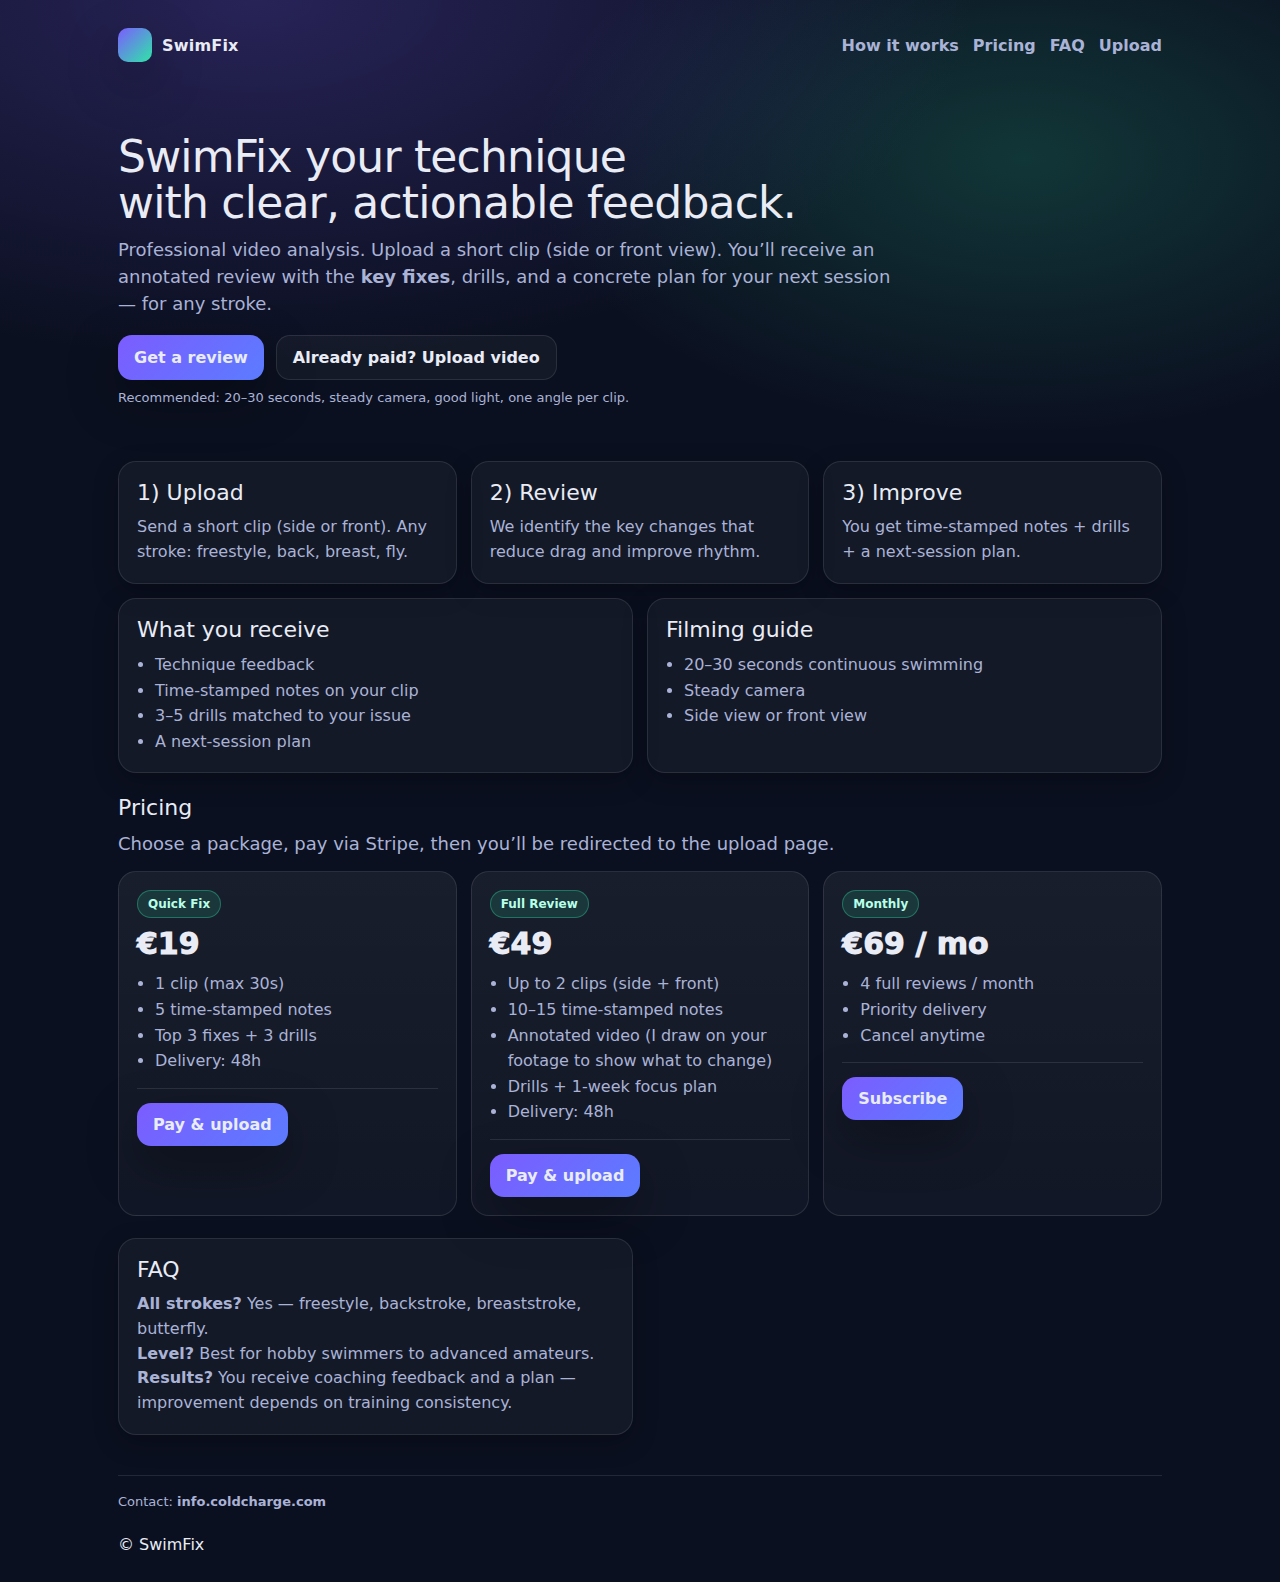
<file: index.html>
<!doctype html>
<html lang="en">
<head>
  <meta charset="utf-8"/>
  <meta name="viewport" content="width=device-width,initial-scale=1"/>
  <title>SwimFix – Swim Technique Review</title>
  <meta name="description" content="Upload a short swim clip. Get human technique feedback with drills and a next-session plan."/>
  <link rel="stylesheet" href="style.css?v=47"/>
  <link rel="icon" href="favicon.svg" type="image/svg+xml"/>
  <script src="config.js?v=47"></script>
</head>
<body>
  <div class="container">
    <div class="nav">
      <div class="brand">
        <div class="logo" aria-hidden="true"></div>
        <div id="brandName">SwimFix</div>
      </div>
      <div class="navlinks">
        <a href="#how">How it works</a>
        <a href="#pricing">Pricing</a>
        <a href="#faq">FAQ</a>
        <a href="upload.html">Upload</a>
      </div>
    </div>

    <section class="hero">
      
      <div class="h1">SwimFix your technique<br/>with clear, actionable feedback.</div>
      <div class="sub">Professional video analysis. Upload a short clip (side or front view). You’ll receive an annotated review with the <b>key fixes</b>, drills, and a concrete plan for your next session — for any stroke.</div>
      <div class="ctaRow">
        <a class="btn btnPrimary" href="#pricing">Get a review</a>
        <a class="btn btnGhost" href="upload.html">Already paid? Upload video</a>
      </div>
      <div class="small">Recommended: 20–30 seconds, steady camera, good light, one angle per clip.</div>
    </section>

    <section id="how">
      <div class="grid">
        <div class="card third">
          <div class="h2">1) Upload</div>
          <p class="p">Send a short clip (side or front). Any stroke: freestyle, back, breast, fly.</p>
        </div>
        <div class="card third">
          <div class="h2">2) Review</div>
          <p class="p">We identify the key changes that reduce drag and improve rhythm.</p>
        </div>
        <div class="card third">
          <div class="h2">3) Improve</div>
          <p class="p">You get time-stamped notes + drills + a next-session plan.</p>
        </div>

        <div class="card half">
          <div class="h2">What you receive</div>
          <ul class="list">
            <li>Technique feedback</li>
            <li>Time-stamped notes on your clip</li>
            <li>3–5 drills matched to your issue</li>
            <li>A next-session plan</li>
          </ul>
        </div>

        <div class="card half">
          <div class="h2">Filming guide</div>
          <ul class="list">
            <li>20–30 seconds continuous swimming</li>
            <li>Steady camera</li>
            <li>Side view or front view</li></ul>
        </div>
      </div>
    </section>

    <section id="pricing">
      <div class="h2">Pricing</div>
      <div class="sub" style="max-width:820px">
        Choose a package, pay via Stripe, then you’ll be redirected to the upload page.

      </div>

      <div class="pricing">
        <div class="priceCard">
          <span class="tag">Quick Fix</span>
          <div class="price">€19</div>
          <ul class="list">
            <li>1 clip (max 30s)</li>
            <li>5 time-stamped notes</li>
            <li>Top 3 fixes + 3 drills</li>
            <li>Delivery: 48h</li>
          </ul>
          <div class="hr"></div>
          <a id="buyQuick" class="btn btnPrimary" href="https://buy.stripe.com/14AfZifydbR71Kvbbuao800">Pay & upload</a>
        </div>

        <div class="priceCard">
          <span class="tag">Full Review</span>
          <div class="price">€49</div>
          <ul class="list">
            <li>Up to 2 clips (side + front)</li>
            <li>10–15 time-stamped notes</li>
            <li>Annotated video (I draw on your footage to show what to change)</li>
            <li>Drills + 1-week focus plan</li>
            <li>Delivery: 48h</li>
          </ul>
          <div class="hr"></div>
          <a id="buyFull" class="btn btnPrimary" href="https://buy.stripe.com/00wcN699P08p0Grcfyao801">Pay & upload</a>
        </div>

        <div class="priceCard">
          <span class="tag">Monthly</span>
          <div class="price">€69 / mo</div>
          <ul class="list">
            <li>4 full reviews / month</li>
            <li>Priority delivery</li>
            <li>Cancel anytime</li>
          </ul>
          <div class="hr"></div>
          <a class="btn btnPrimary" id="buyMonthly" href="https://buy.stripe.com/eVqcN63Pv08pbl55Raao802">Subscribe</a>
        </div>
      </div>
    </section>

    <section id="faq" class="grid">
      <div class="card half">
        <div class="h2">FAQ</div>
        <p class="p"><b>All strokes?</b> Yes — freestyle, backstroke, breaststroke, butterfly.</p>
        <p class="p"><b>Level?</b> Best for hobby swimmers to advanced amateurs.</p>
        <p class="p"><b>Results?</b> You receive coaching feedback and a plan — improvement depends on training consistency.</p>
      </div>
    </section>

    <div class="footer">
      <div>Contact: <a id="contactEmail" href="mailto:info.coldcharge.com">info.coldcharge.com</a></div>
    </div>
      <div style="margin-top:8px">© <span id="y"></span> <span id="brandName2">SwimFix</span></div>
    </div>
  </div>

  <script>
    function getParam(name){
      const u = new URL(window.location.href);
      return u.searchParams.get(name) || "";
    }
    function withUtm(baseUrl, ref){
      const url = new URL(baseUrl);
      if(ref){
        url.searchParams.set("utm_campaign", ref);
        url.searchParams.set("utm_source", "creator");
      } else {
        url.searchParams.set("utm_source", "direct");
      }
      url.searchParams.set("utm_medium", "link");
      url.searchParams.set("utm_content", "pricing");
      return url.toString();
    }

    const cfg = window.SWIMFIX || {};

    const email = cfg.supportEmail || "info.coldcharge.com";
    const ce = document.getElementById("contactEmail");
    if (ce) { ce.textContent = email; ce.href = `mailto:`; }

    document.getElementById("brandName").textContent = cfg.brand || "SwimFix";
    document.getElementById("brandName2").textContent = cfg.brand || "SwimFix";
    document.getElementById("delivery").textContent = cfg.deliveryHours || "24–48";
    document.getElementById("supportMail").textContent = cfg.supportEmail || "info.coldcharge.com";
    document.getElementById("y").textContent = new Date().getFullYear();

    const ref = getParam("ref");
    if(ref) localStorage.setItem("swimfix_ref", ref);
    const savedRef = localStorage.getItem("swimfix_ref") || "";

    const quick = cfg.stripe?.quick || "#";
    const full = cfg.stripe?.full || "#";
    const monthly = cfg.stripe?.monthly || "#";

    const q=document.getElementById("payQuick");
    const f=document.getElementById("payFull");
    const m=document.getElementById("payMonthly");
    if(q){ q.href=quick; q.target="_blank"; }
    if(f){ f.href=full; f.target="_blank"; }
    if(m){ m.href=monthly; m.target="_blank"; }
    document.getElementById("buyQuick").href = withUtm(quick, savedRef);
    document.getElementById("buyFull").href = withUtm(full, savedRef);
    document.getElementById("buyMonthly").href = withUtm(monthly, savedRef);
  </script>
</body>
</html>
</file>
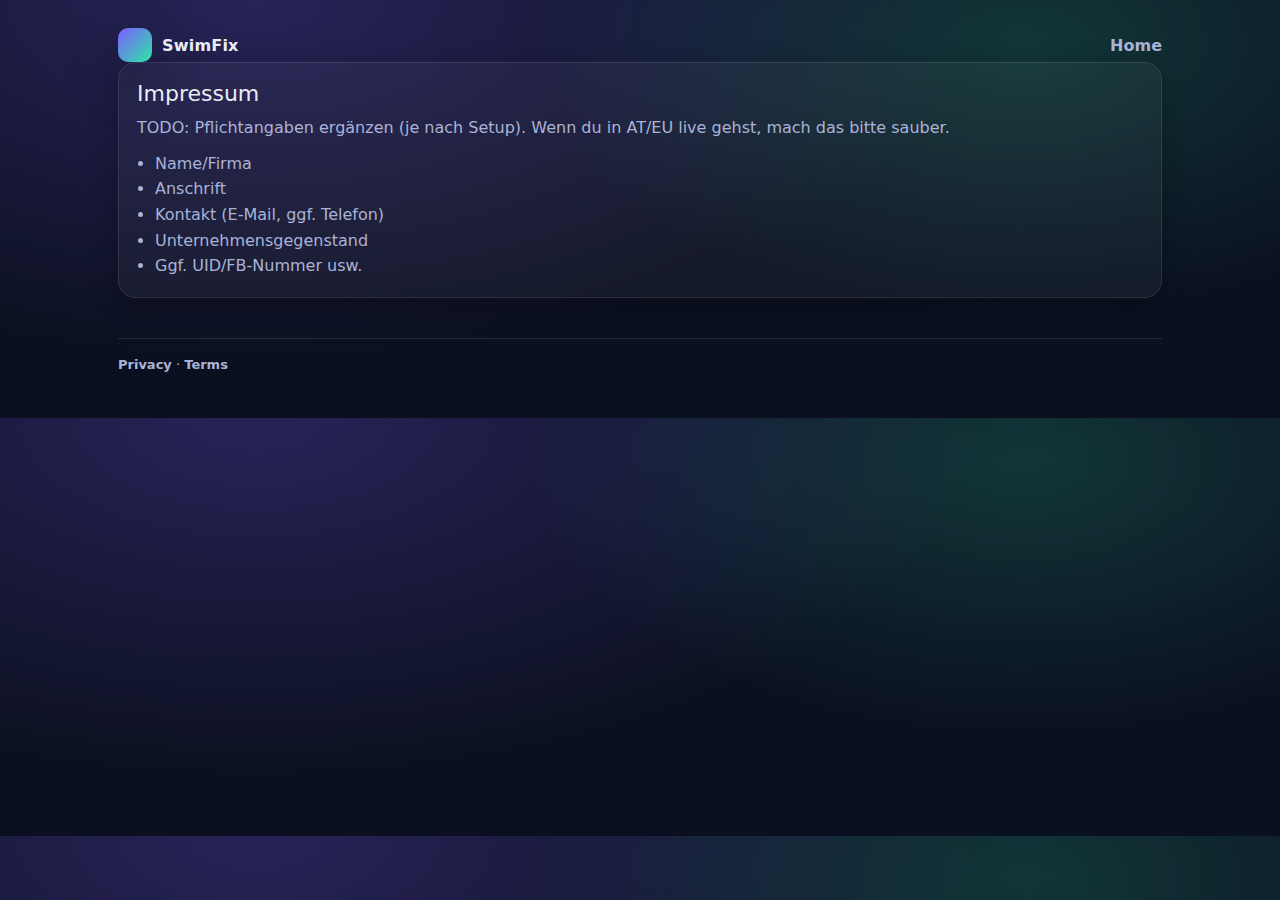
<file: impressum.html>
<!doctype html>
<html lang="de">
<head>
  <meta charset="utf-8"/>
  <meta name="viewport" content="width=device-width,initial-scale=1"/>
  <title>Impressum – SwimFix</title>
  <link rel="stylesheet" href="style.css"/>
  <link rel="icon" href="favicon.svg" type="image/svg+xml"/>
</head>
<body>
<div class="container">
  <div class="nav">
    <div class="brand"><div class="logo" aria-hidden="true"></div><div>SwimFix</div></div>
    <div class="navlinks"><a href="index.html">Home</a></div>
  </div>

  <div class="card">
    <div class="h2">Impressum</div>
    <p class="p">
      TODO: Pflichtangaben ergänzen (je nach Setup). Wenn du in AT/EU live gehst, mach das bitte sauber.
    </p>
    <ul class="list">
      <li>Name/Firma</li>
      <li>Anschrift</li>
      <li>Kontakt (E-Mail, ggf. Telefon)</li>
      <li>Unternehmensgegenstand</li>
      <li>Ggf. UID/FB-Nummer usw.</li>
    </ul>
  </div>

  <div class="footer"><a href="privacy.html">Privacy</a> · <a href="terms.html">Terms</a></div>
</div>
</body>
</html>
</file>
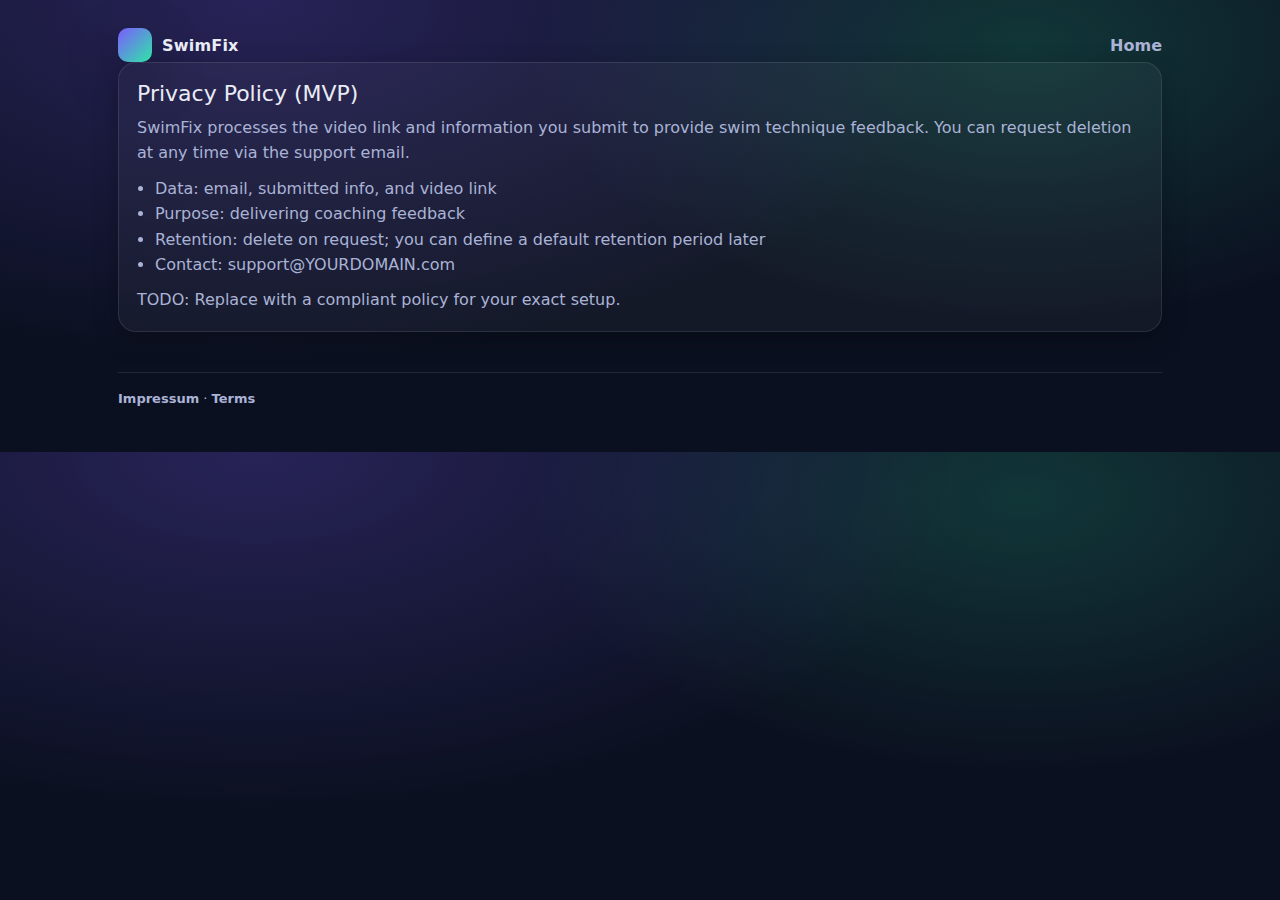
<file: privacy.html>
<!doctype html>
<html lang="en">
<head>
  <meta charset="utf-8"/>
  <meta name="viewport" content="width=device-width,initial-scale=1"/>
  <title>Privacy – SwimFix</title>
  <link rel="stylesheet" href="style.css"/>
  <link rel="icon" href="favicon.svg" type="image/svg+xml"/>
</head>
<body>
<div class="container">
  <div class="nav">
    <div class="brand"><div class="logo" aria-hidden="true"></div><div>SwimFix</div></div>
    <div class="navlinks"><a href="index.html">Home</a></div>
  </div>

  <div class="card">
    <div class="h2">Privacy Policy (MVP)</div>
    <p class="p">
      SwimFix processes the video link and information you submit to provide swim technique feedback.
      You can request deletion at any time via the support email.
    </p>
    <ul class="list">
      <li>Data: email, submitted info, and video link</li>
      <li>Purpose: delivering coaching feedback</li>
      <li>Retention: delete on request; you can define a default retention period later</li>
      <li>Contact: support@YOURDOMAIN.com</li>
    </ul>
    <p class="p" style="margin-top:10px">
      TODO: Replace with a compliant policy for your exact setup.
    </p>
  </div>

  <div class="footer"><a href="impressum.html">Impressum</a> · <a href="terms.html">Terms</a></div>
</div>
</body>
</html>
</file>
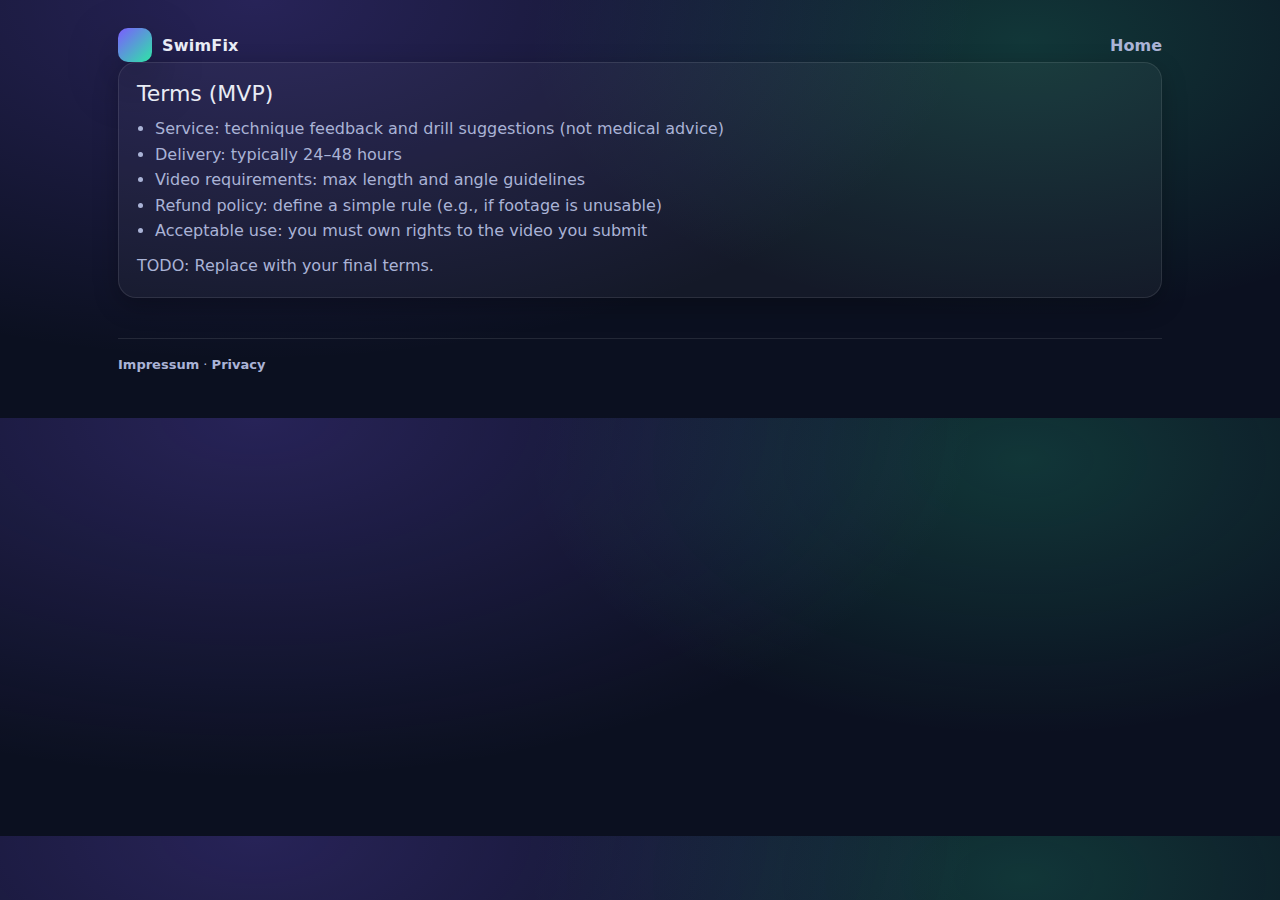
<file: terms.html>
<!doctype html>
<html lang="en">
<head>
  <meta charset="utf-8"/>
  <meta name="viewport" content="width=device-width,initial-scale=1"/>
  <title>Terms – SwimFix</title>
  <link rel="stylesheet" href="style.css?v=5"/>
  <link rel="icon" href="favicon.svg" type="image/svg+xml"/>
</head>
<body>
<div class="container">
  <div class="nav">
    <div class="brand"><div class="logo" aria-hidden="true"></div><div>SwimFix</div></div>
    <div class="navlinks"><a href="index.html">Home</a></div>
  </div>

  <div class="card">
    <div class="h2">Terms (MVP)</div>
    <ul class="list">
      <li>Service: technique feedback and drill suggestions (not medical advice)</li>
      <li>Delivery: typically 24–48 hours</li>
      <li>Video requirements: max length and angle guidelines</li>
      <li>Refund policy: define a simple rule (e.g., if footage is unusable)</li>
      <li>Acceptable use: you must own rights to the video you submit</li>
    </ul>
    <p class="p" style="margin-top:10px">TODO: Replace with your final terms.</p>
  </div>

  <div class="footer"><a href="impressum.html">Impressum</a> · <a href="privacy.html">Privacy</a></div>
</div>
</body>
</html>
</file>
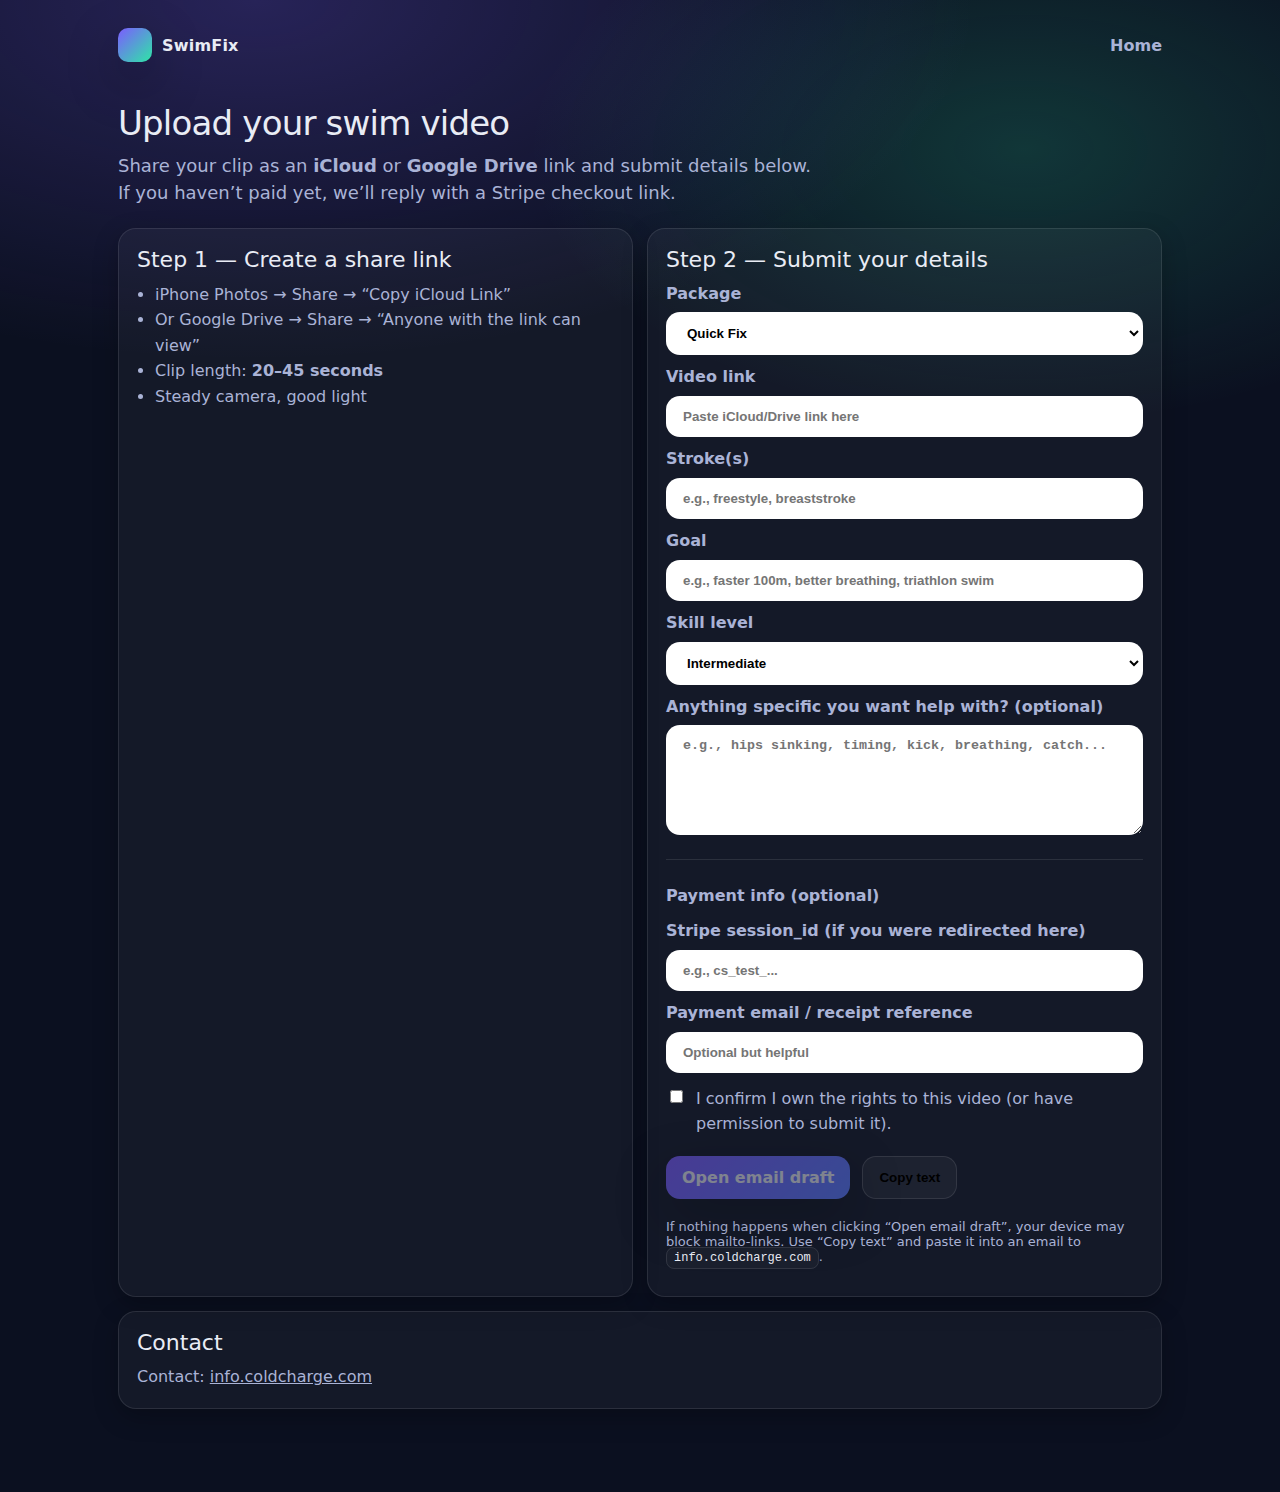
<file: upload.html>
<!doctype html>
<html lang="en">
<head>
  <meta charset="utf-8"/>
  <meta name="viewport" content="width=device-width,initial-scale=1"/>
  <title>Upload – SwimFix</title>
  <link rel="stylesheet" href="style.css?v=47"/>
  <link rel="icon" href="favicon.svg" type="image/svg+xml"/>
  <script src="config.js?v=47"></script>
</head>
<body>
  <div class="container">
    <div class="nav">
      <div class="brand">
        <div class="logo" aria-hidden="true"></div>
        <div id="brandName">SwimFix</div>
      </div>
      <div class="navlinks">
        <a href="index.html">Home</a>
      </div>
    </div>

    <section class="hero" style="padding-top:28px">
      <div class="h1" style="font-size:34px">Upload your swim video</div>
      <div class="sub" style="max-width:900px">
        Share your clip as an <b>iCloud</b> or <b>Google Drive</b> link and submit details below.
        <br/>
        If you haven’t paid yet, we’ll reply with a Stripe checkout link.
      </div>

      <div class="grid">
        <div class="card half">
          <div class="h2">Step 1 — Create a share link</div>
          <ul class="list">
            <li>iPhone Photos → Share → “Copy iCloud Link”</li>
            <li>Or Google Drive → Share → “Anyone with the link can view”</li>
            <li>Clip length: <b>20–45 seconds</b></li>
            <li>Steady camera, good light</li>
          </ul>
        </div>

        <div class="card half">
          <div class="h2">Step 2 — Submit your details</div>

          <form id="sfForm" style="margin-top:8px">
            <div style="display:grid; grid-template-columns:1fr; gap:10px">
              <label style="display:grid; gap:6px">
                <span class="p" style="font-weight:800">Package</span>
                <select id="pkg" class="btn" style="justify-content:flex-start; background:#fff">
                  <option value="Quick Fix">Quick Fix</option>
                  <option value="Full Review">Full Review</option>
                  <option value="Monthly (Full Reviews)">Monthly (Full Reviews)</option>
                </select>
              </label>

              <label style="display:grid; gap:6px">
                <span class="p" style="font-weight:800">Video link</span>
                <input id="video" class="btn" style="justify-content:flex-start; background:#fff"
                       placeholder="Paste iCloud/Drive link here" required />
              </label>

              <label style="display:grid; gap:6px">
                <span class="p" style="font-weight:800">Stroke(s)</span>
                <input id="stroke" class="btn" style="justify-content:flex-start; background:#fff"
                       placeholder="e.g., freestyle, breaststroke" />
              </label>

              <label style="display:grid; gap:6px">
                <span class="p" style="font-weight:800">Goal</span>
                <input id="goal" class="btn" style="justify-content:flex-start; background:#fff"
                       placeholder="e.g., faster 100m, better breathing, triathlon swim" />
              </label>

              <label style="display:grid; gap:6px">
                <span class="p" style="font-weight:800">Skill level</span>
                <select id="level" class="btn" style="justify-content:flex-start; background:#fff">
                  <option value="Beginner">Beginner</option>
                  <option value="Intermediate" selected>Intermediate</option>
                  <option value="Advanced">Advanced</option>
                </select>
              </label>

              <label style="display:grid; gap:6px">
                <span class="p" style="font-weight:800">Anything specific you want help with? (optional)</span>
                <textarea id="notes" class="btn" style="justify-content:flex-start; background:#fff; min-height:110px; white-space:pre-wrap"
                          placeholder="e.g., hips sinking, timing, kick, breathing, catch..."></textarea>
              </label>

              <div class="hr"></div>

              <div class="p" style="font-weight:900">Payment info (optional)</div>

              <label style="display:grid; gap:6px">
                <span class="p" style="font-weight:800">Stripe session_id (if you were redirected here)</span>
                <input id="session" class="btn" style="justify-content:flex-start; background:#fff"
                       placeholder="e.g., cs_test_..." />
              </label>

              <label style="display:grid; gap:6px">
                <span class="p" style="font-weight:800">Payment email / receipt reference</span>
                <input id="payref" class="btn" style="justify-content:flex-start; background:#fff"
                       placeholder="Optional but helpful" />
              </label>

              <label style="display:flex; gap:10px; align-items:flex-start; margin-top:4px">
                <input id="rights" type="checkbox" style="margin-top:3px" required />
                <span class="p">I confirm I own the rights to this video (or have permission to submit it).</span>
              </label>

              <div class="ctaRow" style="margin-top:10px">
                <a class="btn btnPrimary" id="mailBtn" href="#">Open email draft</a>
                <button class="btn btnGhost" id="copyBtn" type="button">Copy text</button>
              </div>

              <p class="small" id="hint">
                If nothing happens when clicking “Open email draft”, your device may block mailto-links.
                Use “Copy text” and paste it into an email to <span class="kbd" id="supportMail">info.coldcharge@gmail.com</span>.
              </p>
            </div>
          </form>
        </div>

        <div class="card">
          <div class="h2">Contact</div>
          <p class="p">
            Contact: <a id="contactEmail" href="mailto:info.coldcharge@gmail.com">info.coldcharge@gmail.com</a>
          </p>
        </div>
      </div>
    </section>
  </div>

  <script>
    function getParam(name){
      const u = new URL(window.location.href);
      return u.searchParams.get(name) || "";
    }

    const cfg = window.SWIMFIX || {};
    const brand = cfg.brand || "SwimFix";
    const supportEmail = cfg.supportEmail || "info.coldcharge@gmail.com";

    document.getElementById("brandName").textContent = brand;
    document.getElementById("supportMail").textContent = supportEmail;

    const ce = document.getElementById("contactEmail");
    ce.textContent = supportEmail;
    ce.href = `mailto:${supportEmail}`;

    const pkg = document.getElementById("pkg");
    const video = document.getElementById("video");
    const stroke = document.getElementById("stroke");
    const goal = document.getElementById("goal");
    const level = document.getElementById("level");
    const notes = document.getElementById("notes");
    const session = document.getElementById("session");
    const payref = document.getElementById("payref");
    const rights = document.getElementById("rights");

    const planParam = (getParam("plan") || "").toLowerCase();
    if(planParam.includes("quick")) pkg.value = "Quick Fix";
    if(planParam.includes("full")) pkg.value = "Full Review";
    if(planParam.includes("month")) pkg.value = "Monthly (Full Reviews)";

    const sid = getParam("session_id");
    if(sid) session.value = sid;

    function buildEmailText(){
      const lines = [
        `Hi ${brand},`,
        ``,
        `PACKAGE: ${pkg.value}`,
        ``,
        `VIDEO LINK: ${video.value || ""}`,
        ``,
        `STROKE(S): ${stroke.value || ""}`,
        `GOAL: ${goal.value || ""}`,
        `LEVEL: ${level.value || ""}`,
        ``,
        `PAYMENT (optional):`,
        `- Stripe session_id: ${session.value || ""}`,
        `- Payment email / receipt reference: ${payref.value || ""}`,
        ``,
        `NOTES (optional):`,
        `${notes.value || ""}`,
        ``,
        `Thanks!`
      ];
      return lines.join("\n");
    }

    function updateMailto(){
      const subject = encodeURIComponent(`${brand} – Video submission`);
      const body = encodeURIComponent(buildEmailText());
      document.getElementById("mailBtn").href = `mailto:${supportEmail}?subject=${subject}&body=${body}`;
    }

    ["change","input"].forEach(evt => {
      [pkg, video, stroke, goal, level, notes, session, payref].forEach(el => el.addEventListener(evt, updateMailto));
    });

    updateMailto();

    document.getElementById("copyBtn").addEventListener("click", async () => {
      try{
        await navigator.clipboard.writeText(buildEmailText());
        document.getElementById("copyBtn").textContent = "Copied ✓";
        setTimeout(()=> document.getElementById("copyBtn").textContent = "Copy text", 1200);
      }catch(e){
        alert("Copy failed. Please manually select and copy the text after clicking Open email draft.");
      }
    });

    rights.addEventListener("change", () => {
      document.getElementById("mailBtn").style.pointerEvents = rights.checked ? "auto" : "none";
      document.getElementById("mailBtn").style.opacity = rights.checked ? "1" : ".5";
    });
    rights.dispatchEvent(new Event("change"));
  </script>
</body>
</html>
</file>
<file: style.css>
:root{
  --bg:#0b1020;
  --card:#121a33;
  --text:#e9ecf5;
  --muted:#aab3d6;
  --accent:#7c5cff;
  --accent2:#2ee6a6;
  --border:rgba(255,255,255,.10);
  --shadow: 0 18px 50px rgba(0,0,0,.35);
  --radius:18px;
  --max: 1080px;
}

*{box-sizing:border-box}
html,body{margin:0;padding:0;font-family: system-ui,-apple-system,Segoe UI,Roboto,Helvetica,Arial,sans-serif;background:
radial-gradient(1200px 600px at 20% 0%, rgba(124,92,255,.25), transparent 60%),
radial-gradient(900px 500px at 80% 10%, rgba(46,230,166,.18), transparent 55%),
var(--bg); color:var(--text)}
a{color:inherit}
.container{max-width:var(--max); margin:0 auto; padding:28px 18px}
.nav{display:flex; justify-content:space-between; align-items:center; gap:12px}
.brand{display:flex; align-items:center; gap:10px; font-weight:800; letter-spacing:.2px}
.logo{width:34px;height:34px;border-radius:10px;background:linear-gradient(135deg,var(--accent),var(--accent2)); box-shadow: var(--shadow)}
.navlinks{display:flex; gap:14px; flex-wrap:wrap}
.navlinks a{color:var(--muted); text-decoration:none; font-weight:700}
.navlinks a:hover{color:var(--text)}
.hero{padding:56px 0 34px}
.badge{display:inline-flex; gap:8px; align-items:center; padding:8px 12px; border:1px solid var(--border); border-radius:999px; color:var(--muted); background:rgba(255,255,255,.03)}
.h1{font-size:44px; line-height:1.05; margin:16px 0 10px; letter-spacing:-.8px}
.sub{color:var(--muted); font-size:18px; line-height:1.5; max-width:780px}
.ctaRow{display:flex; gap:12px; flex-wrap:wrap; margin-top:18px}
.btn{display:inline-flex; align-items:center; justify-content:center; gap:10px; padding:12px 16px; border-radius:14px; border:1px solid var(--border); text-decoration:none; font-weight:900}
.btnPrimary{background:linear-gradient(135deg,var(--accent), #5b7cff); border:none; box-shadow: var(--shadow)}
.btnGhost{background:rgba(255,255,255,.04)}
.small{color:var(--muted); font-size:13px; margin-top:10px}
.grid{display:grid; grid-template-columns:repeat(12,1fr); gap:14px; margin:22px 0}
.card{grid-column: span 12; background:rgba(255,255,255,.04); border:1px solid var(--border); border-radius:var(--radius); padding:18px; box-shadow: 0 8px 25px rgba(0,0,0,.25)}
@media(min-width:800px){
  .card.third{grid-column: span 4}
  .card.half{grid-column: span 6}
}
.h2{font-size:22px; margin:0 0 10px}
.p{color:var(--muted); margin:0; line-height:1.55}
.list{margin:10px 0 0; padding-left:18px; color:var(--muted); line-height:1.6}
.pricing{display:grid; grid-template-columns:repeat(12,1fr); gap:14px; margin-top:14px}
.priceCard{grid-column: span 12; background:linear-gradient(180deg, rgba(255,255,255,.06), rgba(255,255,255,.03)); border:1px solid var(--border); border-radius:var(--radius); padding:18px}
@media(min-width:800px){ .priceCard{grid-column: span 4} }
.price{font-size:30px; margin:8px 0 10px; font-weight:950}
.tag{display:inline-block; padding:6px 10px; border-radius:999px; background:rgba(46,230,166,.14); border:1px solid rgba(46,230,166,.35); color:#b8ffe8; font-weight:900; font-size:12px}
.hr{height:1px; background:var(--border); margin:14px 0}
.footer{margin-top:40px; padding:18px 0; color:var(--muted); font-size:13px; border-top:1px solid var(--border)}
.footer a{color:var(--muted); text-decoration:none; font-weight:800}
.footer a:hover{color:var(--text)}
.kbd{font-family: ui-monospace,SFMono-Regular,Menlo,Monaco,Consolas,monospace; font-size:12px; padding:3px 7px; border:1px solid var(--border); border-radius:8px; background:rgba(255,255,255,.03); color:var(--text)}
</file>
